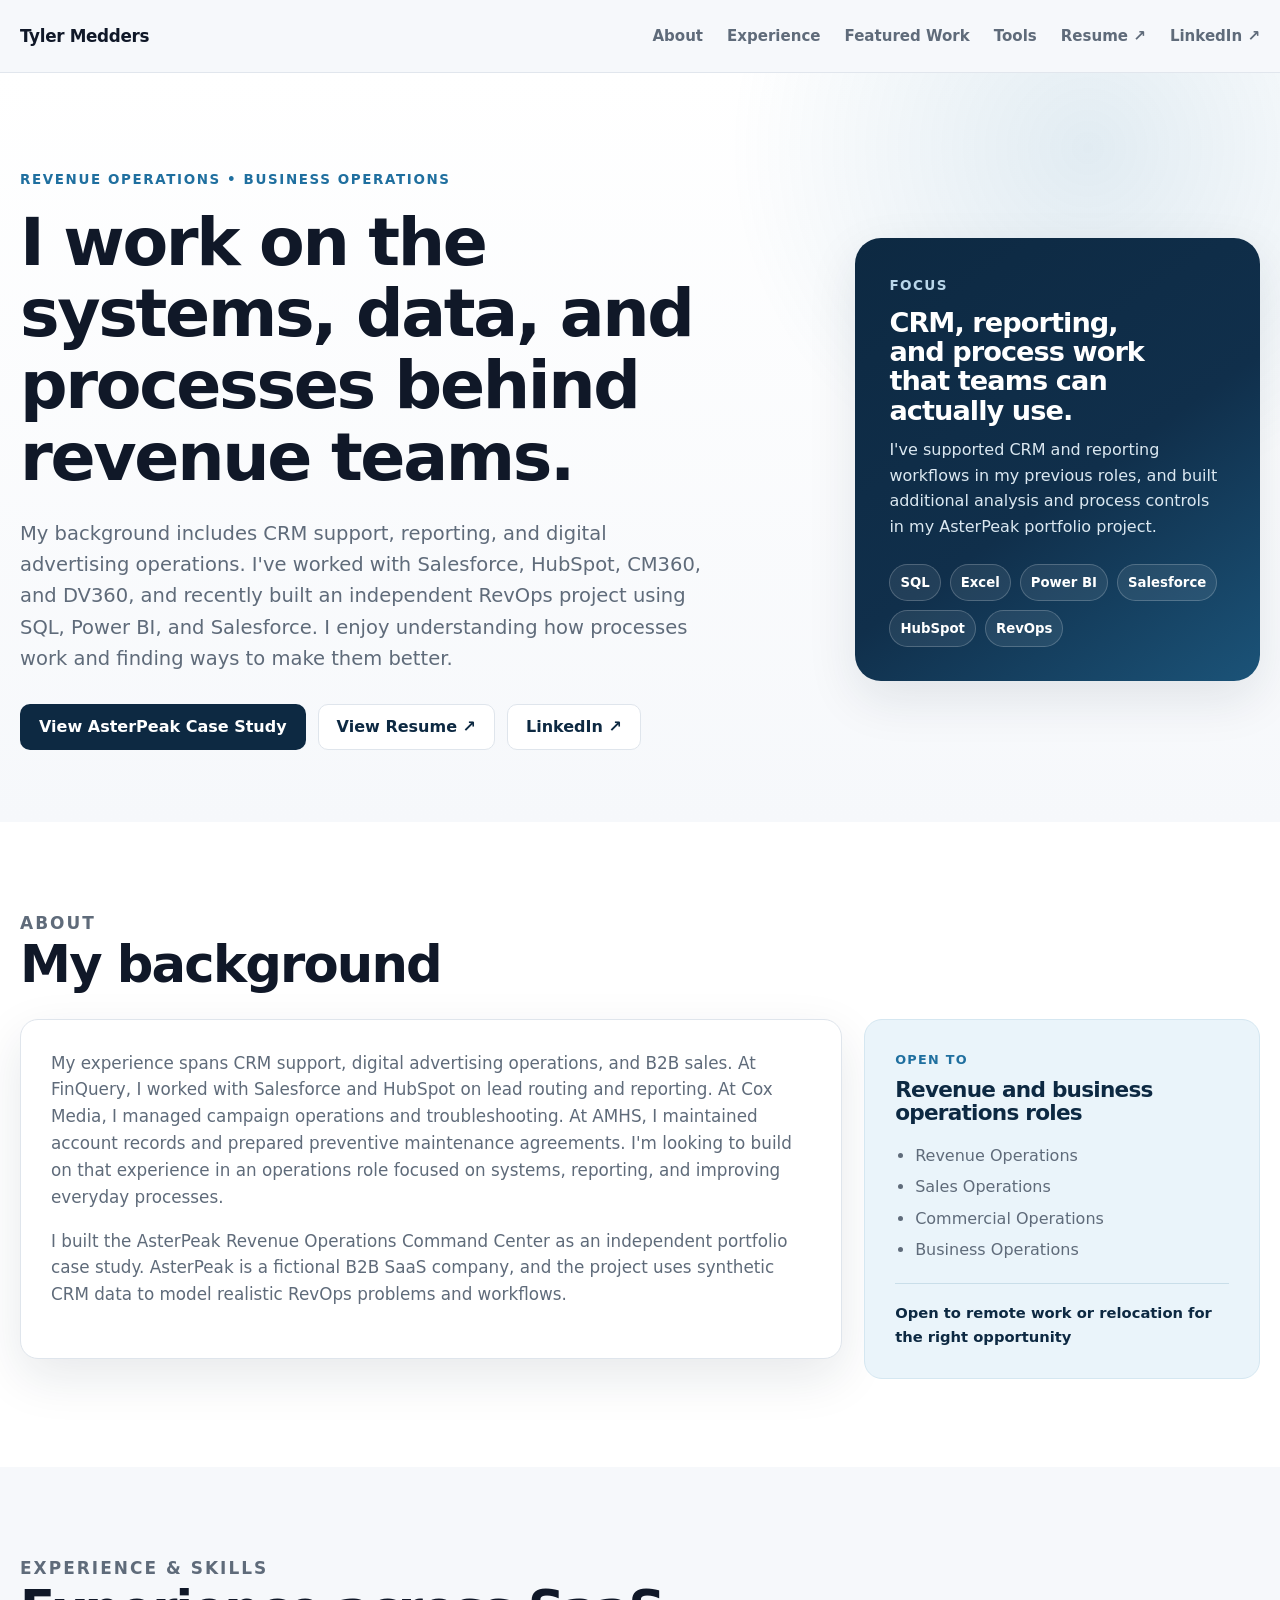
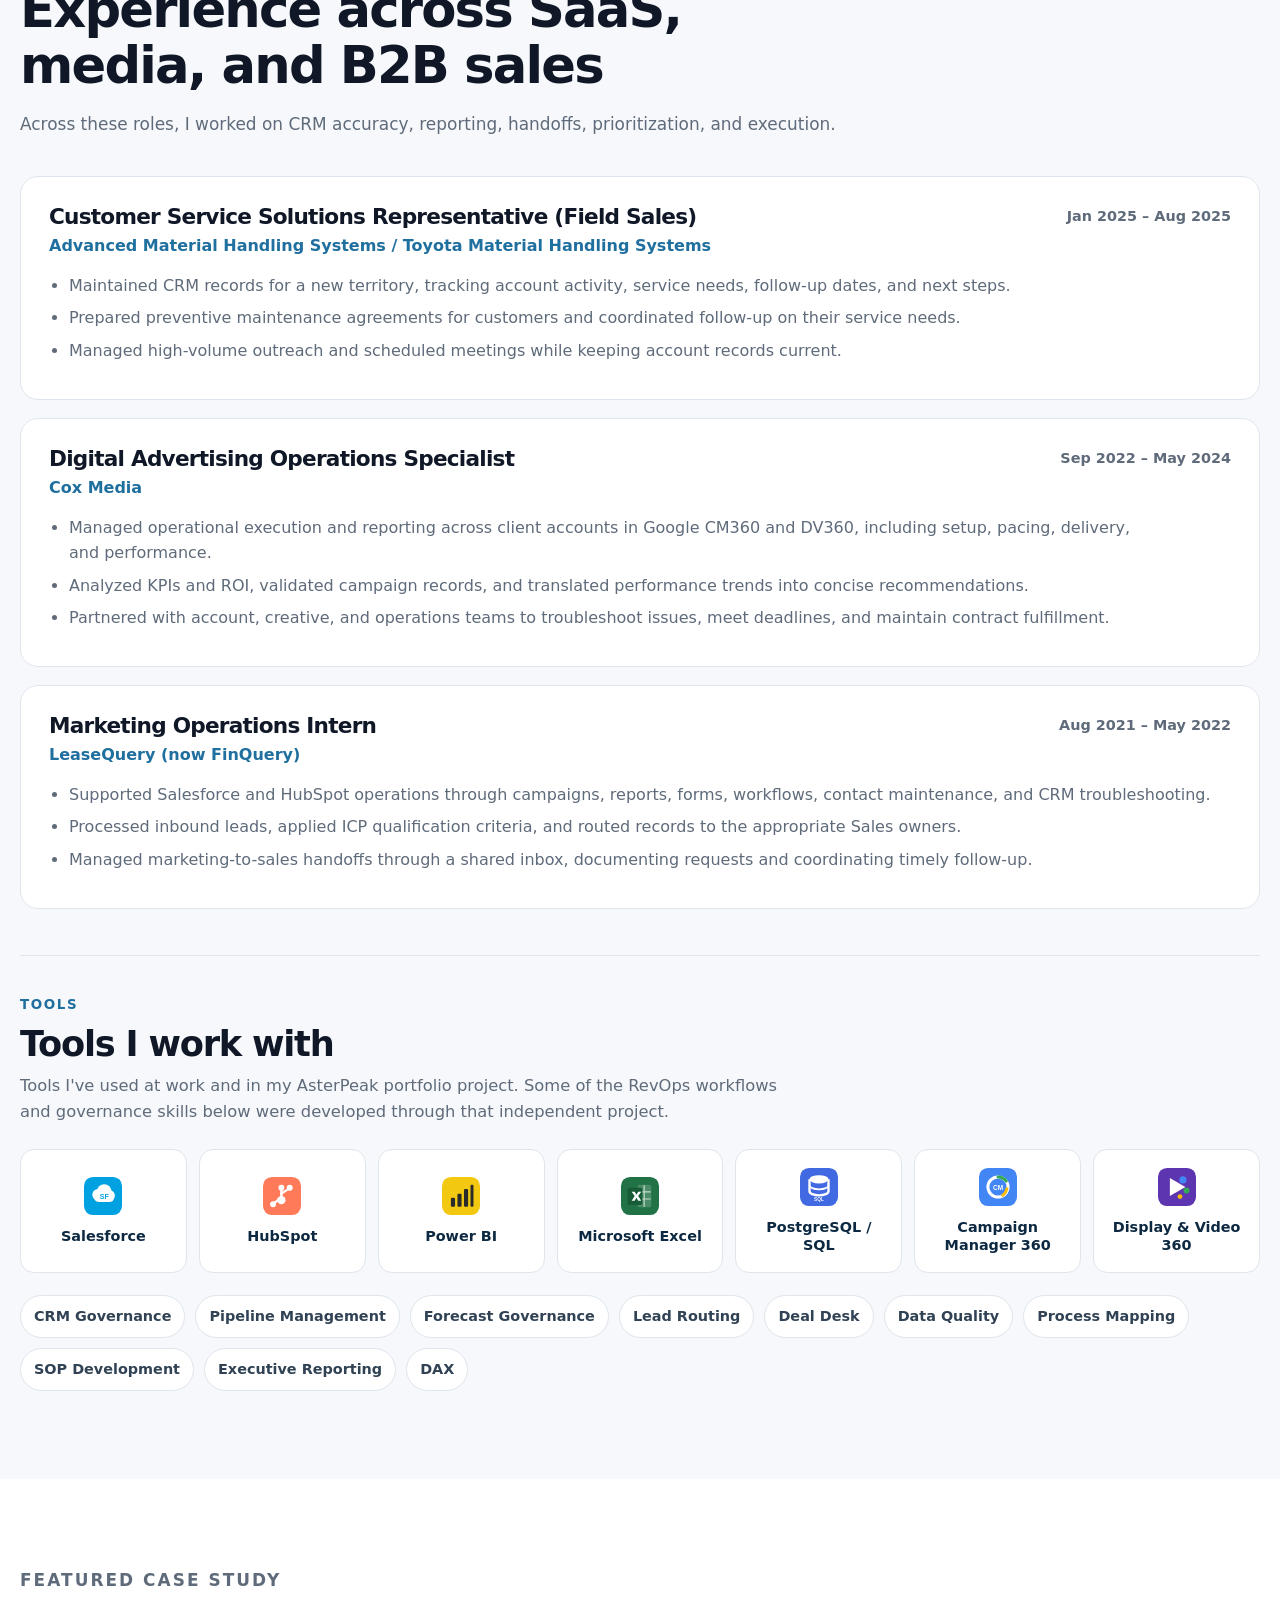
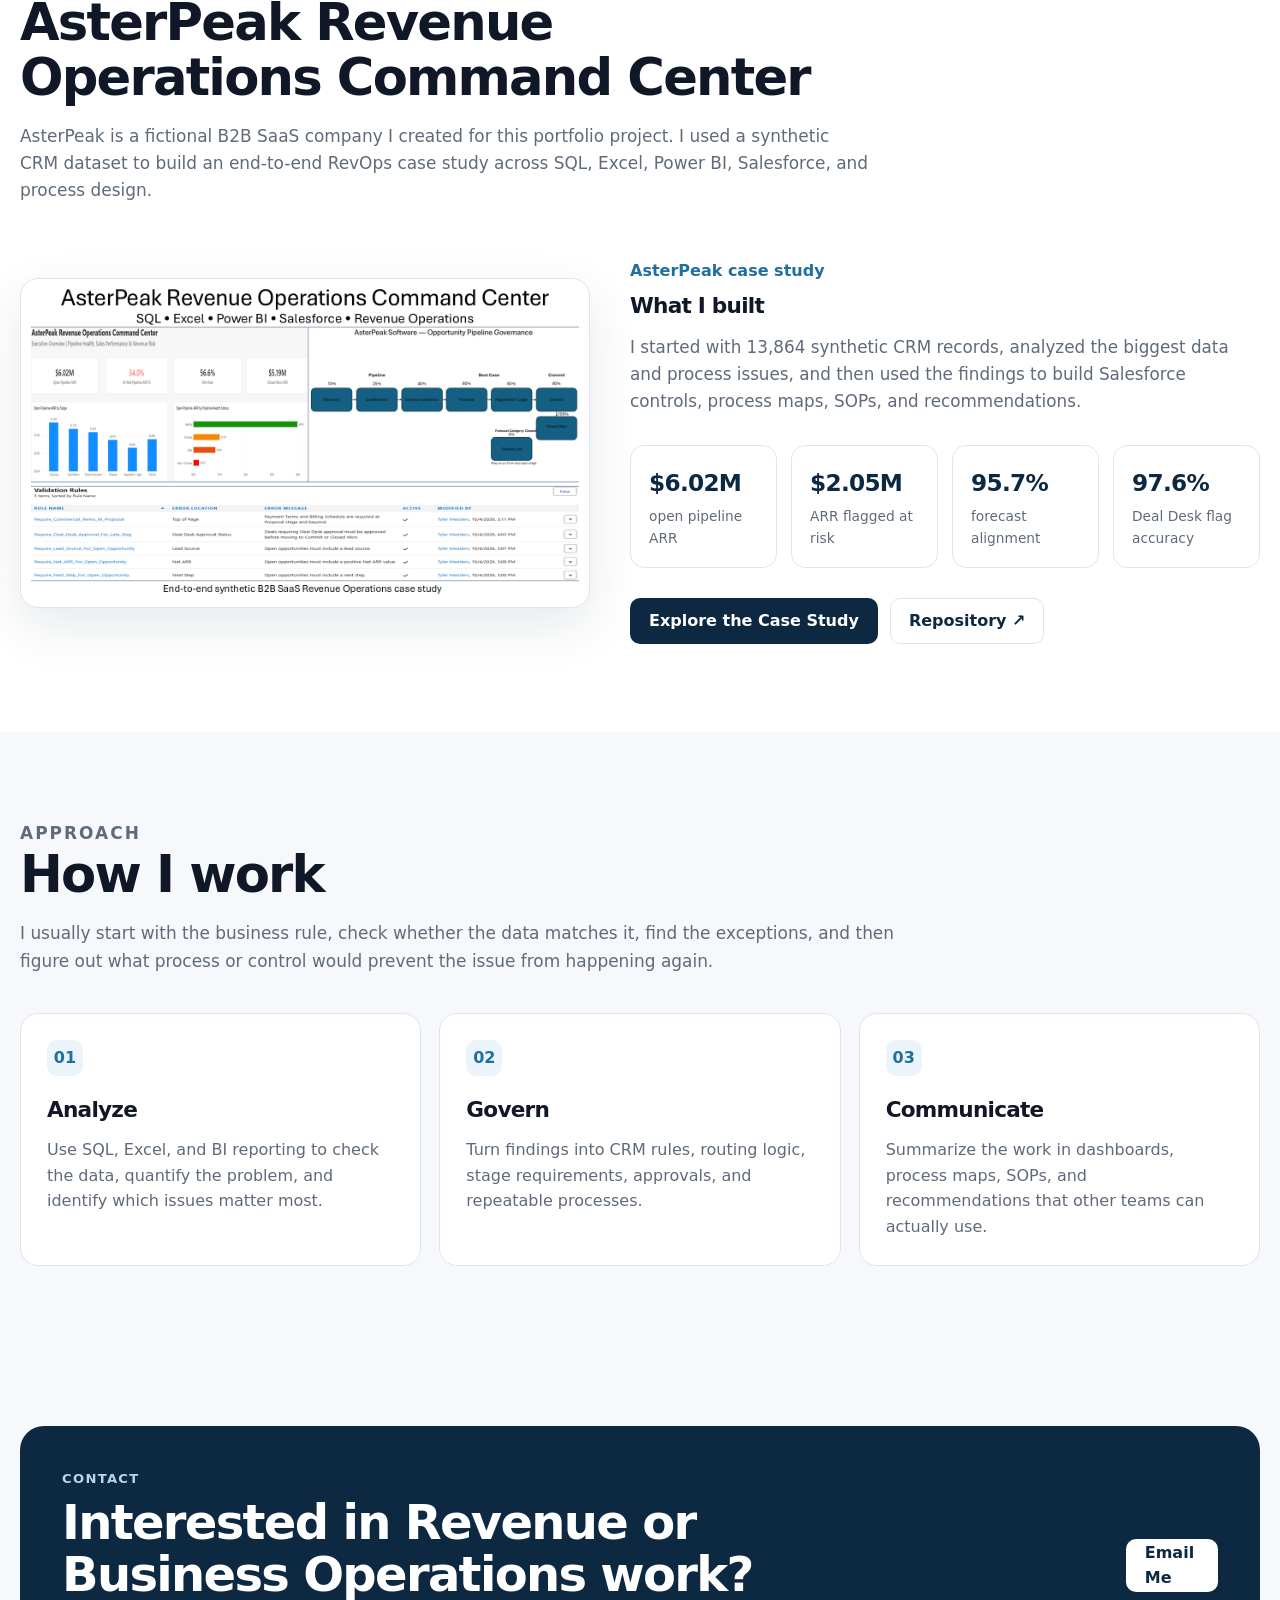
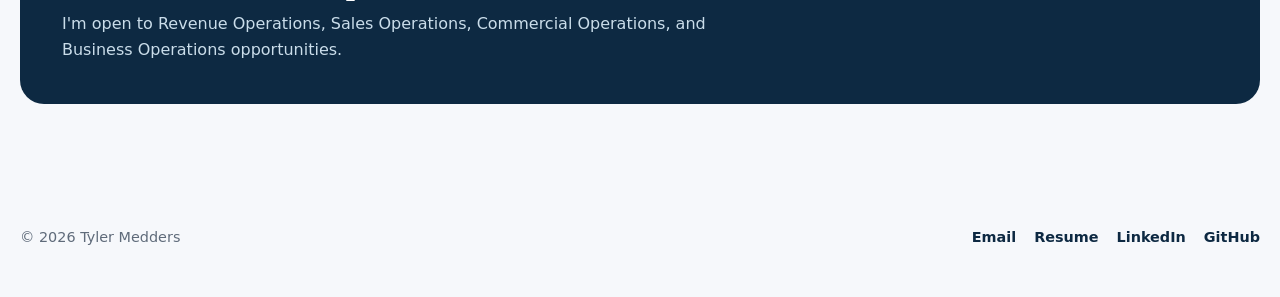
<file: index.html>
<!doctype html>
<html lang="en">
<head>
  <meta charset="utf-8">
  <meta name="viewport" content="width=device-width, initial-scale=1">
  <meta name="description" content="Tyler Medders | Revenue Operations and Business Operations portfolio featuring AsterPeak, a fictional B2B SaaS RevOps case study built with synthetic CRM data.">
  <link rel="canonical" href="https://tylermedders.com/">
  <meta property="og:type" content="website">
  <meta property="og:title" content="Tyler Medders | Revenue Operations & Business Operations">
  <meta property="og:description" content="Revenue Operations and Business Operations portfolio featuring AsterPeak, a fictional B2B SaaS RevOps case study built with synthetic CRM data.">
  <meta property="og:url" content="https://tylermedders.com/">
  <meta property="og:image" content="https://tylermedders.com/assets/asterpeak-hero.png">
  <meta name="twitter:card" content="summary_large_image">
  <title>Tyler Medders | Revenue Operations & Business Operations</title>
  <link rel="icon" href="assets/favicon.svg" type="image/svg+xml">
  <link rel="stylesheet" href="styles.css">
  <link rel="stylesheet" href="mobile-polish.css">
  <link rel="stylesheet" href="final-polish.css">
</head>
<body>
  <header class="site-header">
    <div class="container nav">
      <a class="brand" href="index.html">Tyler Medders</a>
      <nav class="nav-links" aria-label="Primary navigation">
        <a href="#about">About</a>
        <a href="#experience">Experience</a>
        <a href="#work">Featured Work</a>
        <a href="#skills">Tools</a>
        <a class="keep-mobile" href="assets/Tyler_Medders_Resume.pdf?v=20261029" target="_blank" rel="noreferrer">Resume ↗</a>
        <a href="https://linkedin.com/in/tyler-medders" target="_blank" rel="noreferrer">LinkedIn ↗</a>
      </nav>
    </div>
  </header>

  <main>
    <section class="hero">
      <div class="container hero-grid">
        <div>
          <p class="eyebrow">Revenue Operations • Business Operations</p>
          <h1>I work on the systems, data, and processes behind revenue teams.</h1>
          <p class="lede">My background includes CRM support, reporting, and digital advertising operations. I've worked with Salesforce, HubSpot, CM360, and DV360, and recently built an independent RevOps project using SQL, Power BI, and Salesforce. I enjoy understanding how processes work and finding ways to make them better.</p>
          <div class="buttons">
            <a class="btn btn-primary" href="asterpeak.html">View AsterPeak Case Study</a>
            <a class="btn btn-secondary" href="assets/Tyler_Medders_Resume.pdf?v=20261029" target="_blank" rel="noreferrer">View Resume ↗</a>
            <a class="btn btn-secondary" href="https://linkedin.com/in/tyler-medders" target="_blank" rel="noreferrer">LinkedIn ↗</a>
          </div>
        </div>
        <aside class="hero-card" aria-label="Focus areas">
          <span class="mini-label">Focus</span>
          <h3>CRM, reporting, and process work that teams can actually use.</h3>
          <p>I've supported CRM and reporting workflows in my previous roles, and built additional analysis and process controls in my AsterPeak portfolio project.</p>
          <div class="tool-row" aria-label="Core tools">
            <span>SQL</span><span>Excel</span><span>Power BI</span><span>Salesforce</span><span>HubSpot</span><span>RevOps</span>
          </div>
        </aside>
      </div>
    </section>

    <section class="section section-white" id="about">
      <div class="container">
        <div class="section-head about-heading">
          <p class="eyebrow">About</p>
          <h2>My background</h2>
        </div>
        <div class="about-content-grid">
          <div class="bio-panel">
            <p>My experience spans CRM support, digital advertising operations, and B2B sales. At FinQuery, I worked with Salesforce and HubSpot on lead routing and reporting. At Cox Media, I managed campaign operations and troubleshooting. At AMHS, I maintained account records and prepared preventive maintenance agreements. I'm looking to build on that experience in an operations role focused on systems, reporting, and improving everyday processes.</p>
            <p>I built the AsterPeak Revenue Operations Command Center as an independent portfolio case study. AsterPeak is a fictional B2B SaaS company, and the project uses synthetic CRM data to model realistic RevOps problems and workflows.</p>
          </div>
          <aside class="availability-panel" aria-label="Roles and work arrangements">
            <p class="mini-label">Open to</p>
            <h3>Revenue and business operations roles</h3>
            <ul>
              <li>Revenue Operations</li>
              <li>Sales Operations</li>
              <li>Commercial Operations</li>
              <li>Business Operations</li>
            </ul>
            <p class="availability-note">Open to remote work or relocation for the right opportunity</p>
          </aside>
        </div>
      </div>
    </section>

    <section class="section" id="experience">
      <div class="container">
        <div class="section-head">
          <p class="eyebrow">Experience &amp; Skills</p>
          <h2>Experience across SaaS, media, and B2B sales</h2>
          <p>Across these roles, I worked on CRM accuracy, reporting, handoffs, prioritization, and execution.</p>
        </div>
        <div class="experience-list">
          <article class="experience-item">
            <div class="experience-head"><div><h3>Customer Service Solutions Representative (Field Sales)</h3><p>Advanced Material Handling Systems / Toyota Material Handling Systems</p></div><span class="experience-date">Jan 2025 – Aug 2025</span></div>
            <ul><li>Maintained CRM records for a new territory, tracking account activity, service needs, follow-up dates, and next steps.</li><li>Prepared preventive maintenance agreements for customers and coordinated follow-up on their service needs.</li><li>Managed high-volume outreach and scheduled meetings while keeping account records current.</li></ul>
          </article>
          <article class="experience-item">
            <div class="experience-head"><div><h3>Digital Advertising Operations Specialist</h3><p>Cox Media</p></div><span class="experience-date">Sep 2022 – May 2024</span></div>
            <ul><li>Managed operational execution and reporting across client accounts in Google CM360 and DV360, including setup, pacing, delivery, and performance.</li><li>Analyzed KPIs and ROI, validated campaign records, and translated performance trends into concise recommendations.</li><li>Partnered with account, creative, and operations teams to troubleshoot issues, meet deadlines, and maintain contract fulfillment.</li></ul>
          </article>
          <article class="experience-item">
            <div class="experience-head"><div><h3>Marketing Operations Intern</h3><p>LeaseQuery (now FinQuery)</p></div><span class="experience-date">Aug 2021 – May 2022</span></div>
            <ul><li>Supported Salesforce and HubSpot operations through campaigns, reports, forms, workflows, contact maintenance, and CRM troubleshooting.</li><li>Processed inbound leads, applied ICP qualification criteria, and routed records to the appropriate Sales owners.</li><li>Managed marketing-to-sales handoffs through a shared inbox, documenting requests and coordinating timely follow-up.</li></ul>
          </article>
        </div>

        <div class="tools-block" id="skills">
          <div class="tools-heading">
            <p class="eyebrow">Tools</p>
            <h3>Tools I work with</h3>
            <p>Tools I've used at work and in my AsterPeak portfolio project. Some of the RevOps workflows and governance skills below were developed through that independent project.</p>
          </div>
          <div class="tool-logo-grid" aria-label="Software tools">
            <div class="tool-logo-card"><img src="assets/tool-icons/salesforce.svg" alt="" aria-hidden="true"><span>Salesforce</span></div>
            <div class="tool-logo-card"><img src="assets/tool-icons/hubspot.svg" alt="" aria-hidden="true"><span>HubSpot</span></div>
            <div class="tool-logo-card"><img src="assets/tool-icons/powerbi.svg" alt="" aria-hidden="true"><span>Power BI</span></div>
            <div class="tool-logo-card"><img src="assets/tool-icons/excel.svg" alt="" aria-hidden="true"><span>Microsoft Excel</span></div>
            <div class="tool-logo-card"><img src="assets/tool-icons/postgresql.svg" alt="" aria-hidden="true"><span>PostgreSQL / SQL</span></div>
            <div class="tool-logo-card"><img src="assets/tool-icons/cm360.svg" alt="" aria-hidden="true"><span>Campaign Manager 360</span></div>
            <div class="tool-logo-card"><img src="assets/tool-icons/dv360.svg" alt="" aria-hidden="true"><span>Display &amp; Video 360</span></div>
          </div>
          <div class="skills capability-pills" aria-label="Operations capabilities">
            <span>CRM Governance</span><span>Pipeline Management</span><span>Forecast Governance</span><span>Lead Routing</span><span>Deal Desk</span><span>Data Quality</span><span>Process Mapping</span><span>SOP Development</span><span>Executive Reporting</span><span>DAX</span>
          </div>
        </div>
      </div>
    </section>

    <section class="section section-white" id="work">
      <div class="container">
        <div class="section-head">
          <p class="eyebrow">Featured Case Study</p>
          <h2>AsterPeak Revenue Operations Command Center</h2>
          <p>AsterPeak is a fictional B2B SaaS company I created for this portfolio project. I used a synthetic CRM dataset to build an end-to-end RevOps case study across SQL, Excel, Power BI, Salesforce, and process design.</p>
        </div>
        <div class="feature-grid">
          <div class="image-frame">
            <img src="assets/asterpeak-hero.png" alt="AsterPeak Revenue Operations Command Center project overview">
          </div>
          <div>
            <p class="kicker">AsterPeak case study</p>
            <h3>What I built</h3>
            <p class="copy">I started with 13,864 synthetic CRM records, analyzed the biggest data and process issues, and then used the findings to build Salesforce controls, process maps, SOPs, and recommendations.</p>
            <div class="metric-grid" aria-label="AsterPeak project metrics">
              <div class="metric"><strong>$6.02M</strong><span>open pipeline ARR</span></div>
              <div class="metric"><strong>$2.05M</strong><span>ARR flagged at risk</span></div>
              <div class="metric"><strong>95.7%</strong><span>forecast alignment</span></div>
              <div class="metric"><strong>97.6%</strong><span>Deal Desk flag accuracy</span></div>
            </div>
            <div class="buttons">
              <a class="btn btn-primary" href="asterpeak.html">Explore the Case Study</a>
              <a class="btn btn-secondary" href="https://github.com/TylerMedders/asterpeak-revenue-operations-command-center" target="_blank" rel="noreferrer">Repository ↗</a>
            </div>
          </div>
        </div>
      </div>
    </section>

    <section class="section" id="approach">
      <div class="container">
        <div class="section-head">
          <p class="eyebrow">Approach</p>
          <h2>How I work</h2>
          <p>I usually start with the business rule, check whether the data matches it, find the exceptions, and then figure out what process or control would prevent the issue from happening again.</p>
        </div>
        <div class="cards-3">
          <article class="card"><div class="number">01</div><h3>Analyze</h3><p>Use SQL, Excel, and BI reporting to check the data, quantify the problem, and identify which issues matter most.</p></article>
          <article class="card"><div class="number">02</div><h3>Govern</h3><p>Turn findings into CRM rules, routing logic, stage requirements, approvals, and repeatable processes.</p></article>
          <article class="card"><div class="number">03</div><h3>Communicate</h3><p>Summarize the work in dashboards, process maps, SOPs, and recommendations that other teams can actually use.</p></article>
        </div>
      </div>
    </section>

    <section class="section contact-section" id="contact">
      <div class="container">
        <div class="cta">
          <div>
            <p class="mini-label">Contact</p>
            <h2>Interested in Revenue or Business Operations work?</h2>
            <p>I'm open to Revenue Operations, Sales Operations, Commercial Operations, and Business Operations opportunities.</p>
          </div>
          <div class="buttons">
            <a class="btn btn-light" href="mailto:tylerm0614@gmail.com">Email Me</a>
          </div>
        </div>
      </div>
    </section>
  </main>

  <footer class="site-footer">
    <div class="container footer-row">
      <span>© 2026 Tyler Medders</span>
      <div class="footer-links">
        <a href="mailto:tylerm0614@gmail.com">Email</a>
        <a href="assets/Tyler_Medders_Resume.pdf?v=20261029" target="_blank" rel="noreferrer">Resume</a>
        <a href="https://linkedin.com/in/tyler-medders" target="_blank" rel="noreferrer">LinkedIn</a>
        <a href="https://github.com/TylerMedders" target="_blank" rel="noreferrer">GitHub</a>
      </div>
    </div>
  </footer>
</body>
</html>
</file>
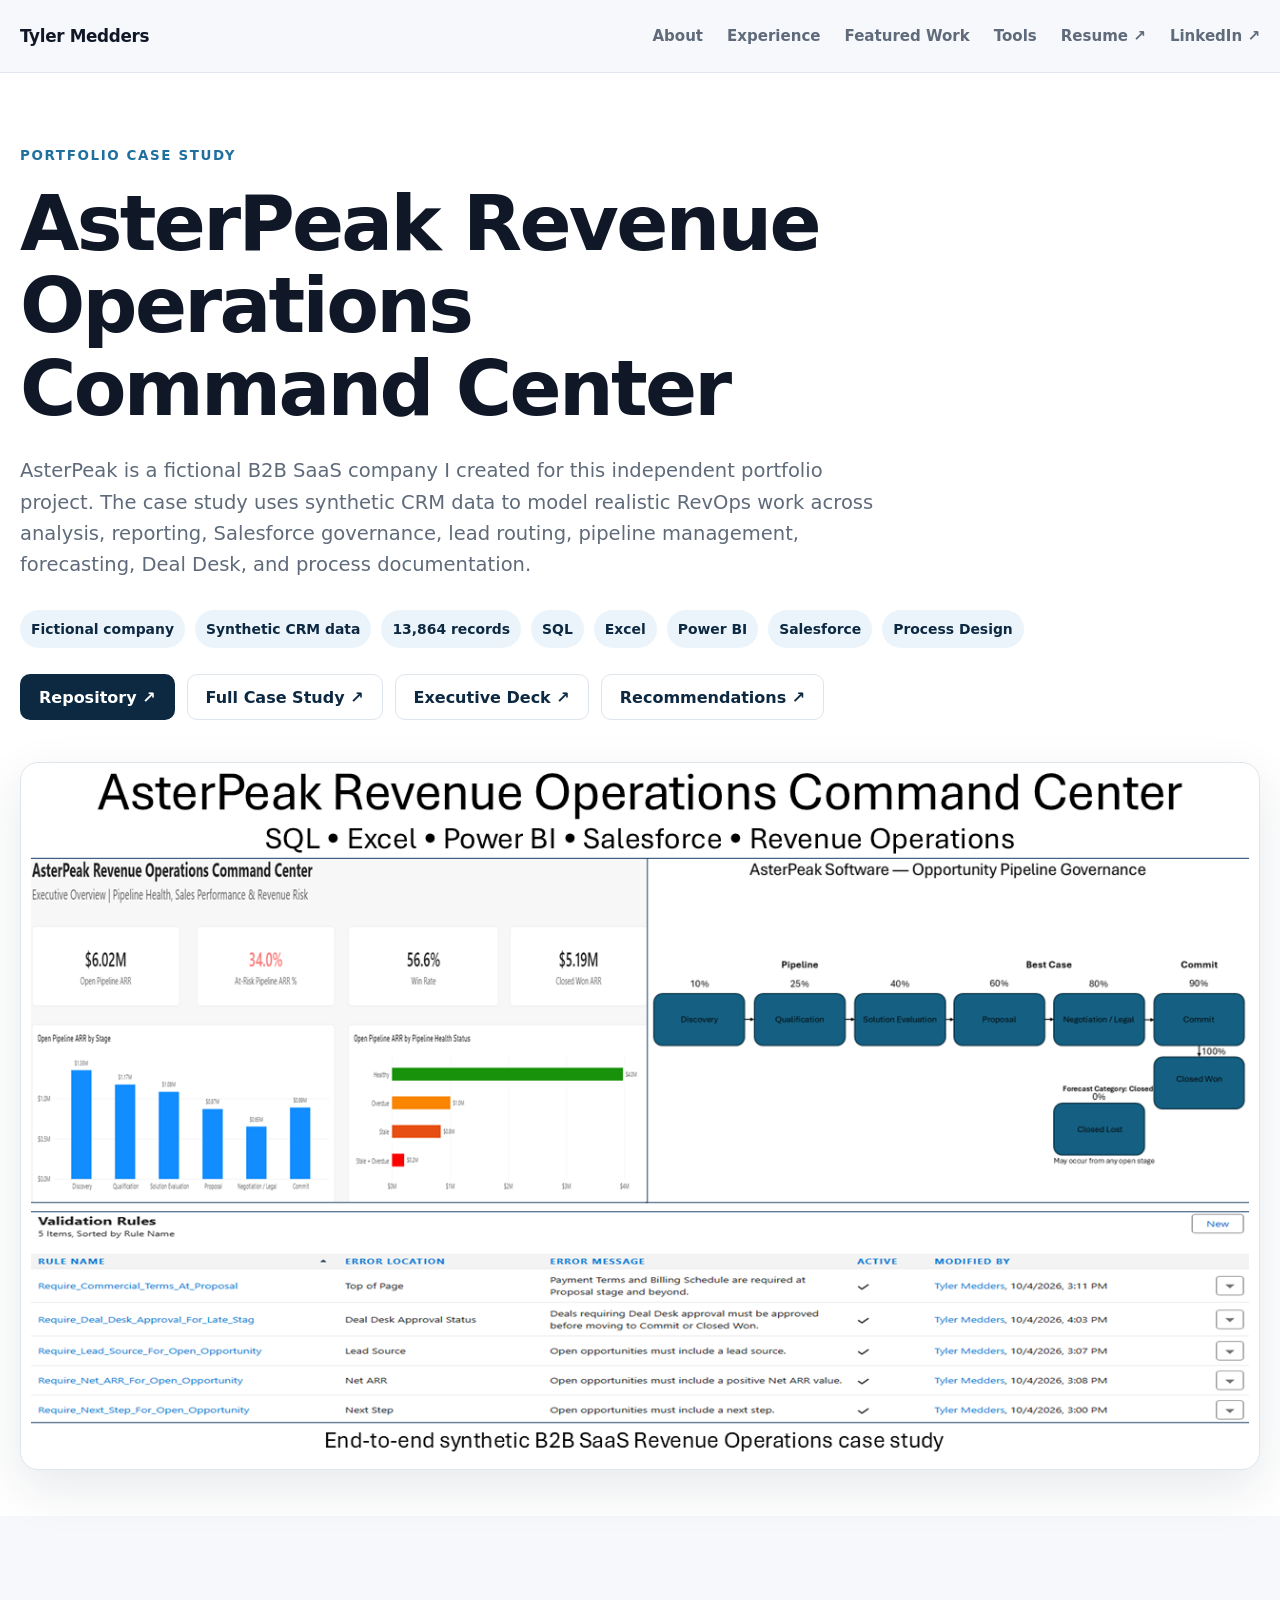
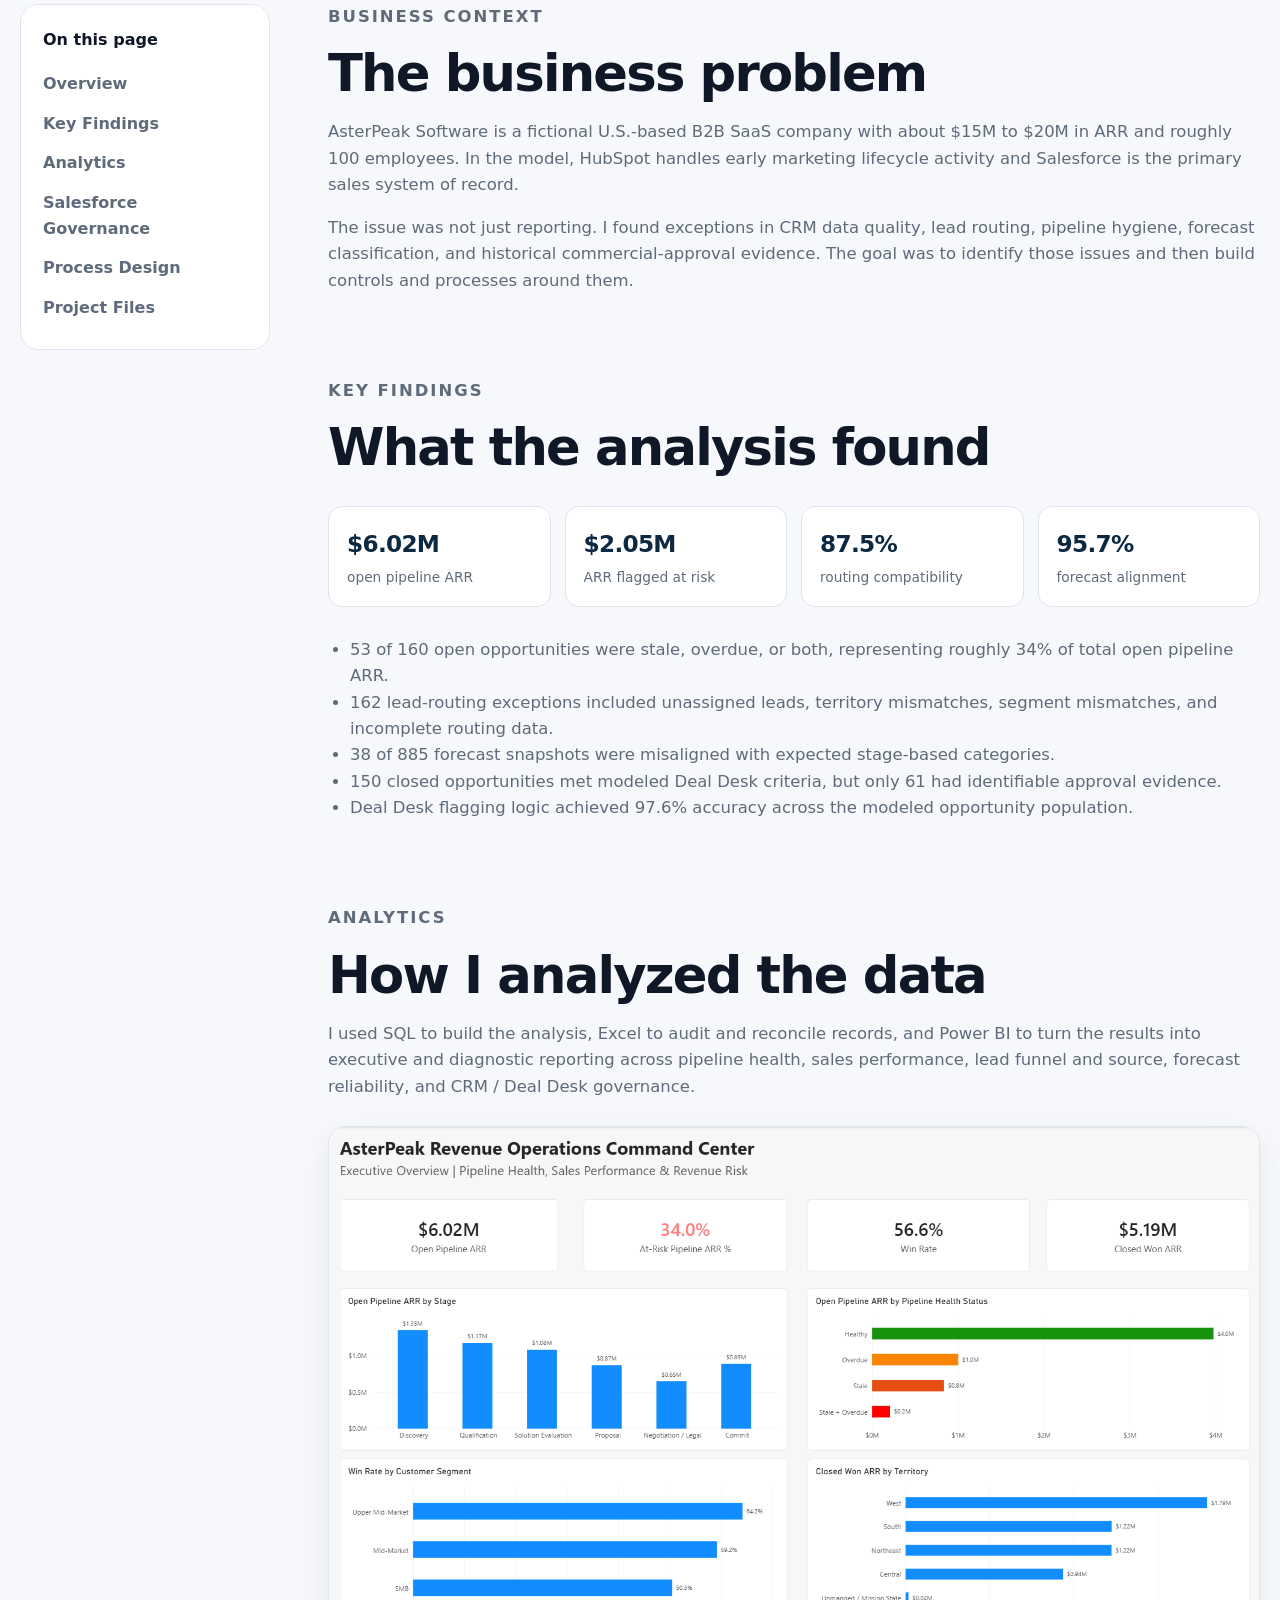
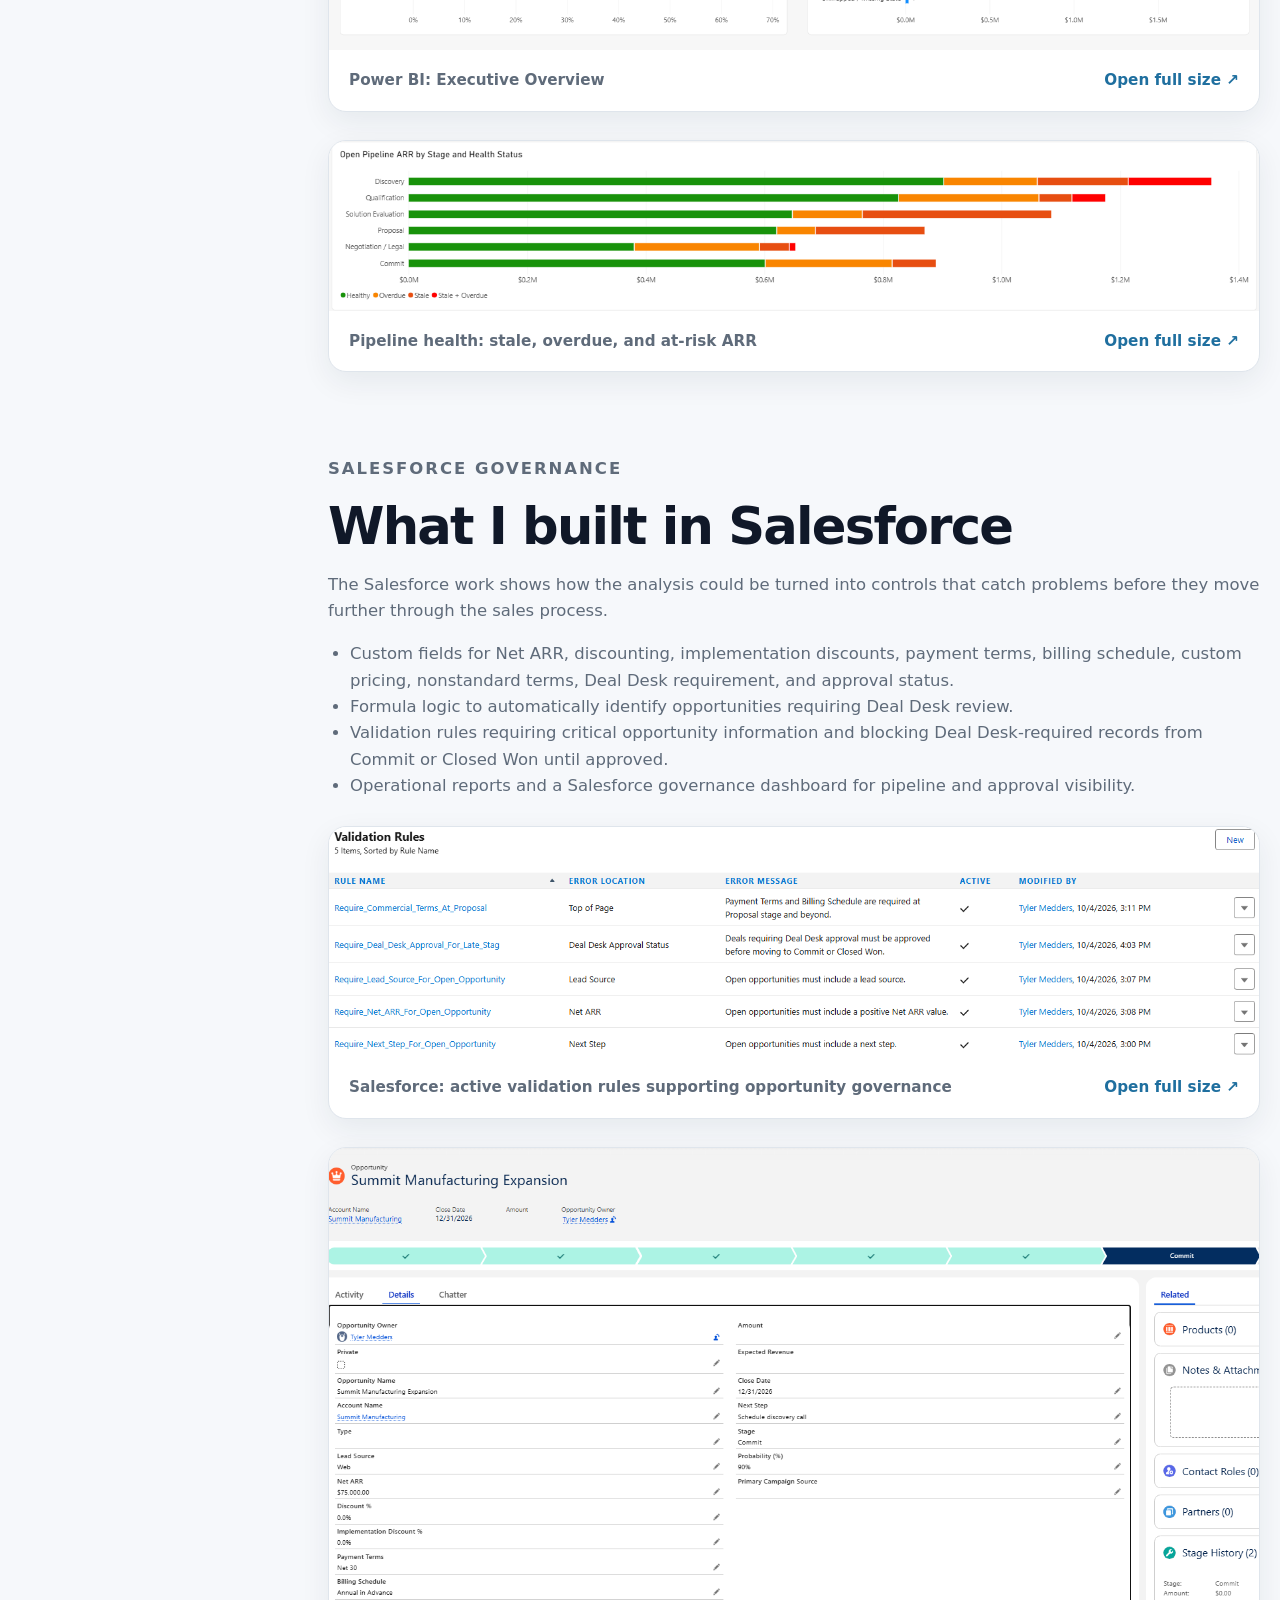
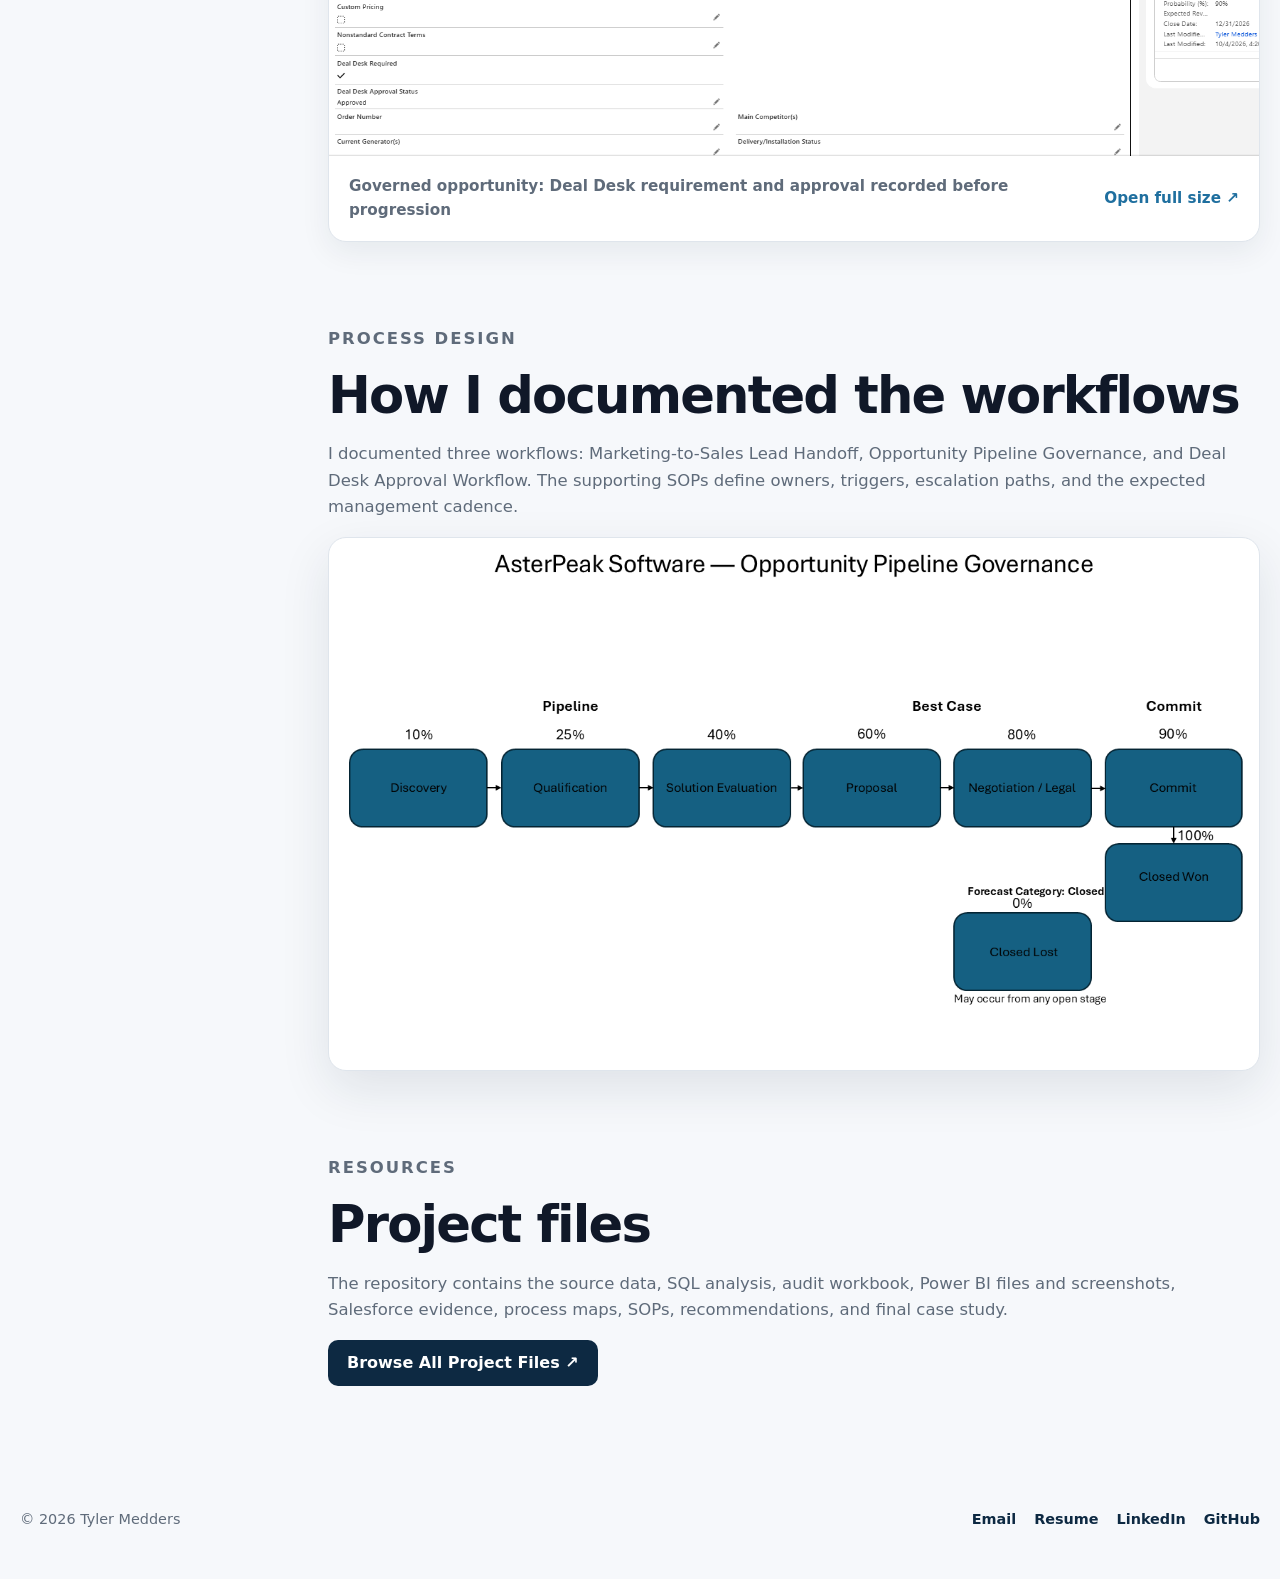
<file: asterpeak.html>
<!doctype html>
<html lang="en">
<head>
  <meta charset="utf-8">
  <meta name="viewport" content="width=device-width, initial-scale=1">
  <meta name="description" content="AsterPeak Revenue Operations Command Center | Independent RevOps portfolio case study built around a fictional B2B SaaS company and synthetic CRM data.">
  <link rel="canonical" href="https://tylermedders.com/asterpeak.html">
  <meta property="og:type" content="article">
  <meta property="og:title" content="AsterPeak Revenue Operations Command Center | Tyler Medders">
  <meta property="og:description" content="Independent RevOps case study built around a fictional B2B SaaS company and synthetic CRM data using SQL, Excel, Power BI, Salesforce, and process design.">
  <meta property="og:url" content="https://tylermedders.com/asterpeak.html">
  <meta property="og:image" content="https://tylermedders.com/assets/asterpeak-hero.png">
  <meta name="twitter:card" content="summary_large_image">
  <title>AsterPeak Revenue Operations Command Center | Tyler Medders</title>
  <link rel="icon" href="assets/favicon.svg" type="image/svg+xml">
  <link rel="stylesheet" href="styles.css">
  <link rel="stylesheet" href="screen-polish.css">
  <link rel="stylesheet" href="mobile-polish.css">
  <link rel="stylesheet" href="final-polish.css">
</head>
<body>
  <header class="site-header">
    <div class="container nav">
      <a class="brand" href="index.html">Tyler Medders</a>
      <nav class="nav-links" aria-label="Primary navigation">
        <a href="index.html#about">About</a>
        <a href="index.html#experience">Experience</a>
        <a href="index.html#work">Featured Work</a>
        <a href="index.html#skills">Tools</a>
        <a class="keep-mobile" href="assets/Tyler_Medders_Resume.pdf" target="_blank" rel="noreferrer">Resume ↗</a>
        <a href="https://linkedin.com/in/tyler-medders" target="_blank" rel="noreferrer">LinkedIn ↗</a>
      </nav>
    </div>
  </header>

  <main>
    <section class="project-hero">
      <div class="container">
        <p class="eyebrow">Portfolio Case Study</p>
        <h1>AsterPeak Revenue Operations Command Center</h1>
        <p class="lede">AsterPeak is a fictional B2B SaaS company I created for this independent portfolio project. The case study uses synthetic CRM data to model realistic RevOps work across analysis, reporting, Salesforce governance, lead routing, pipeline management, forecasting, Deal Desk, and process documentation.</p>
        <div class="project-meta">
          <span>Fictional company</span><span>Synthetic CRM data</span><span>13,864 records</span><span>SQL</span><span>Excel</span><span>Power BI</span><span>Salesforce</span><span>Process Design</span>
        </div>
        <div class="project-links project-links-primary" style="margin-top: 26px;">
          <a class="btn btn-primary" href="https://github.com/TylerMedders/asterpeak-revenue-operations-command-center" target="_blank" rel="noreferrer">Repository ↗</a>
          <a class="btn btn-secondary" href="assets/documents/AsterPeak_Revenue_Operations_Case_Study.pdf" target="_blank" rel="noreferrer">Full Case Study ↗</a>
          <a class="btn btn-secondary" href="assets/documents/AsterPeak_Revenue_Operations_Executive_Presentation.pdf" target="_blank" rel="noreferrer">Executive Deck ↗</a>
          <a class="btn btn-secondary" href="assets/documents/AsterPeak_Executive_Recommendations.pdf" target="_blank" rel="noreferrer">Recommendations ↗</a>
        </div>
        <div class="project-hero-image image-frame">
          <img src="assets/asterpeak-hero.png" alt="AsterPeak Revenue Operations Command Center project overview">
        </div>
      </div>
    </section>

    <section class="section" id="overview">
      <div class="container project-content">
        <aside class="sidebar">
          <strong>On this page</strong>
          <a href="#overview">Overview</a>
          <a href="#findings">Key Findings</a>
          <a href="#analysis">Analytics</a>
          <a href="#implementation">Salesforce Governance</a>
          <a href="#process">Process Design</a>
          <a href="#deliverables">Project Files</a>
        </aside>

        <div>
          <section class="prose-section">
            <p class="eyebrow">Business Context</p>
            <h2>The business problem</h2>
            <p>AsterPeak Software is a fictional U.S.-based B2B SaaS company with about $15M to $20M in ARR and roughly 100 employees. In the model, HubSpot handles early marketing lifecycle activity and Salesforce is the primary sales system of record.</p>
            <p>The issue was not just reporting. I found exceptions in CRM data quality, lead routing, pipeline hygiene, forecast classification, and historical commercial-approval evidence. The goal was to identify those issues and then build controls and processes around them.</p>
          </section>

          <section class="prose-section" id="findings">
            <p class="eyebrow">Key Findings</p>
            <h2>What the analysis found</h2>
            <div class="metric-grid">
              <div class="metric"><strong>$6.02M</strong><span>open pipeline ARR</span></div>
              <div class="metric"><strong>$2.05M</strong><span>ARR flagged at risk</span></div>
              <div class="metric"><strong>87.5%</strong><span>routing compatibility</span></div>
              <div class="metric"><strong>95.7%</strong><span>forecast alignment</span></div>
            </div>
            <ul>
              <li>53 of 160 open opportunities were stale, overdue, or both, representing roughly 34% of total open pipeline ARR.</li>
              <li>162 lead-routing exceptions included unassigned leads, territory mismatches, segment mismatches, and incomplete routing data.</li>
              <li>38 of 885 forecast snapshots were misaligned with expected stage-based categories.</li>
              <li>150 closed opportunities met modeled Deal Desk criteria, but only 61 had identifiable approval evidence.</li>
              <li>Deal Desk flagging logic achieved 97.6% accuracy across the modeled opportunity population.</li>
            </ul>
          </section>

          <section class="prose-section" id="analysis">
            <p class="eyebrow">Analytics</p>
            <h2>How I analyzed the data</h2>
            <p>I used SQL to build the analysis, Excel to audit and reconcile records, and Power BI to turn the results into executive and diagnostic reporting across pipeline health, sales performance, lead funnel and source, forecast reliability, and CRM / Deal Desk governance.</p>
            <div class="screen-grid">
              <figure class="screen-card">
                <a class="screen-link" href="assets/powerbi-executive.png" target="_blank" rel="noreferrer" aria-label="Open Power BI Executive Overview screenshot full size">
                  <img src="assets/powerbi-executive.png" alt="Power BI executive overview dashboard" loading="lazy">
                </a>
                <figcaption class="caption"><span class="caption-label">Power BI: Executive Overview</span><a class="open-full" href="assets/powerbi-executive.png" target="_blank" rel="noreferrer">Open full size ↗</a></figcaption>
              </figure>
              <figure class="screen-card">
                <a class="screen-link" href="assets/pipeline-health.png" target="_blank" rel="noreferrer" aria-label="Open pipeline health screenshot full size">
                  <img src="assets/pipeline-health.png" alt="Power BI pipeline health view" loading="lazy">
                </a>
                <figcaption class="caption"><span class="caption-label">Pipeline health: stale, overdue, and at-risk ARR</span><a class="open-full" href="assets/pipeline-health.png" target="_blank" rel="noreferrer">Open full size ↗</a></figcaption>
              </figure>
            </div>
          </section>

          <section class="prose-section" id="implementation">
            <p class="eyebrow">Salesforce Governance</p>
            <h2>What I built in Salesforce</h2>
            <p>The Salesforce work shows how the analysis could be turned into controls that catch problems before they move further through the sales process.</p>
            <ul>
              <li>Custom fields for Net ARR, discounting, implementation discounts, payment terms, billing schedule, custom pricing, nonstandard terms, Deal Desk requirement, and approval status.</li>
              <li>Formula logic to automatically identify opportunities requiring Deal Desk review.</li>
              <li>Validation rules requiring critical opportunity information and blocking Deal Desk-required records from Commit or Closed Won until approved.</li>
              <li>Operational reports and a Salesforce governance dashboard for pipeline and approval visibility.</li>
            </ul>
            <div class="screen-grid">
              <figure class="screen-card">
                <a class="screen-link" href="assets/salesforce-validation-rules.png" target="_blank" rel="noreferrer" aria-label="Open Salesforce validation rules screenshot full size">
                  <img src="assets/salesforce-validation-rules.png" alt="Salesforce validation rules" loading="lazy">
                </a>
                <figcaption class="caption"><span class="caption-label">Salesforce: active validation rules supporting opportunity governance</span><a class="open-full" href="assets/salesforce-validation-rules.png" target="_blank" rel="noreferrer">Open full size ↗</a></figcaption>
              </figure>
              <figure class="screen-card">
                <a class="screen-link" href="assets/salesforce-governed-opportunity.png" target="_blank" rel="noreferrer" aria-label="Open governed Salesforce opportunity screenshot full size">
                  <img src="assets/salesforce-governed-opportunity.png" alt="Governed Salesforce opportunity record" loading="lazy">
                </a>
                <figcaption class="caption"><span class="caption-label">Governed opportunity: Deal Desk requirement and approval recorded before progression</span><a class="open-full" href="assets/salesforce-governed-opportunity.png" target="_blank" rel="noreferrer">Open full size ↗</a></figcaption>
              </figure>
            </div>
          </section>

          <section class="prose-section" id="process">
            <p class="eyebrow">Process Design</p>
            <h2>How I documented the workflows</h2>
            <p>I documented three workflows: Marketing-to-Sales Lead Handoff, Opportunity Pipeline Governance, and Deal Desk Approval Workflow. The supporting SOPs define owners, triggers, escalation paths, and the expected management cadence.</p>
            <a class="process-link" href="assets/process-pipeline-governance.png" target="_blank" rel="noreferrer" aria-label="Open opportunity pipeline governance process map full size">
              <div class="image-frame">
                <img src="assets/process-pipeline-governance.png" alt="AsterPeak opportunity pipeline governance process map" loading="lazy">
              </div>
            </a>
          </section>

          <section class="prose-section" id="deliverables">
            <p class="eyebrow">Resources</p>
            <h2>Project files</h2>
            <p>The repository contains the source data, SQL analysis, audit workbook, Power BI files and screenshots, Salesforce evidence, process maps, SOPs, recommendations, and final case study.</p>
            <div class="project-links">
              <a class="btn btn-primary" href="https://github.com/TylerMedders/asterpeak-revenue-operations-command-center" target="_blank" rel="noreferrer">Browse All Project Files ↗</a>
            </div>
          </section>
        </div>
      </div>
    </section>
  </main>

  <footer class="site-footer">
    <div class="container footer-row">
      <span>© 2026 Tyler Medders</span>
      <div class="footer-links">
        <a href="mailto:tylerm0614@gmail.com">Email</a>
        <a href="assets/Tyler_Medders_Resume.pdf" target="_blank" rel="noreferrer">Resume</a>
        <a href="https://linkedin.com/in/tyler-medders" target="_blank" rel="noreferrer">LinkedIn</a>
        <a href="https://github.com/TylerMedders" target="_blank" rel="noreferrer">GitHub</a>
      </div>
    </div>
  </footer>
</body>
</html>
</file>
<file: styles.css>
:root {
  --bg: #f6f8fb;
  --surface: #ffffff;
  --ink: #101828;
  --muted: #5f6b7a;
  --line: #dfe5ec;
  --navy: #0d2942;
  --navy-2: #123d60;
  --blue: #1f6f9f;
  --blue-soft: #eaf4fa;
  --shadow: 0 18px 50px rgba(16, 40, 63, 0.10);
  --radius: 18px;
  --max: 1160px;
}

* { box-sizing: border-box; }
html { scroll-behavior: smooth; }
body {
  margin: 0;
  font-family: Inter, ui-sans-serif, system-ui, -apple-system, BlinkMacSystemFont, "Segoe UI", sans-serif;
  color: var(--ink);
  background: var(--bg);
  line-height: 1.6;
  -webkit-font-smoothing: antialiased;
}
a { color: inherit; }
img { max-width: 100%; display: block; }
.container { width: min(var(--max), calc(100% - 40px)); margin: 0 auto; }

.site-header {
  position: sticky;
  top: 0;
  z-index: 20;
  background: rgba(246, 248, 251, 0.92);
  backdrop-filter: blur(14px);
  border-bottom: 1px solid rgba(223, 229, 236, 0.9);
}
.nav {
  min-height: 72px;
  display: flex;
  align-items: center;
  justify-content: space-between;
  gap: 24px;
}
.brand {
  text-decoration: none;
  font-weight: 800;
  letter-spacing: -0.02em;
  font-size: 1.05rem;
}
.nav-links { display: flex; align-items: center; gap: 24px; }
.nav-links a {
  text-decoration: none;
  color: var(--muted);
  font-weight: 650;
  font-size: 0.94rem;
}
.nav-links a:hover { color: var(--navy); }

.hero {
  padding: 96px 0 72px;
  background:
    radial-gradient(circle at 85% 10%, rgba(31,111,159,.13), transparent 28%),
    linear-gradient(180deg, #fff 0%, var(--bg) 100%);
}
.hero-grid {
  display: grid;
  grid-template-columns: 1.16fr .84fr;
  align-items: center;
  gap: 56px;
}
.eyebrow {
  margin: 0 0 16px;
  color: var(--blue);
  font-size: .84rem;
  font-weight: 800;
  letter-spacing: .12em;
  text-transform: uppercase;
}
h1, h2, h3 { line-height: 1.08; letter-spacing: -0.035em; margin-top: 0; }
h1 { font-size: clamp(3rem, 7vw, 5.5rem); margin-bottom: 24px; }
h2 { font-size: clamp(2rem, 4vw, 3.25rem); margin-bottom: 18px; }
h3 { font-size: 1.35rem; margin-bottom: 10px; }
.lede { font-size: 1.22rem; color: var(--muted); max-width: 700px; margin: 0 0 30px; }
.hero-card {
  background: linear-gradient(145deg, var(--navy), #102f4b 55%, #1b5378);
  color: white;
  border-radius: 26px;
  padding: 34px;
  box-shadow: var(--shadow);
}
.hero-card .mini-label { color: #b9d6e9; font-weight: 750; font-size: .85rem; text-transform: uppercase; letter-spacing: .1em; }
.hero-card h3 { font-size: 1.7rem; margin: 10px 0 12px; }
.hero-card p { color: #dbe8f1; margin: 0; }
.tool-row { display: flex; flex-wrap: wrap; gap: 9px; margin-top: 24px; }
.tool-row span {
  border: 1px solid rgba(255,255,255,.2);
  background: rgba(255,255,255,.08);
  padding: 7px 10px;
  border-radius: 999px;
  font-size: .83rem;
  font-weight: 700;
}
.buttons { display: flex; flex-wrap: wrap; gap: 12px; }
.btn {
  display: inline-flex;
  align-items: center;
  justify-content: center;
  gap: 8px;
  min-height: 46px;
  padding: 0 18px;
  border-radius: 10px;
  text-decoration: none;
  font-weight: 800;
  border: 1px solid transparent;
}
.btn-primary { background: var(--navy); color: #fff; }
.btn-primary:hover { background: var(--navy-2); }
.btn-secondary { background: #fff; border-color: var(--line); color: var(--navy); }
.btn-secondary:hover { border-color: #b8c7d4; }
.btn-light { background: #fff; color: var(--navy); }

.section { padding: 88px 0; }
.section-white { background: #fff; }
.section-head { max-width: 760px; margin-bottom: 38px; }
.section-head p { color: var(--muted); font-size: 1.06rem; margin: 0; }

.feature-grid {
  display: grid;
  grid-template-columns: .95fr 1.05fr;
  gap: 40px;
  align-items: center;
}
.image-frame {
  background: #fff;
  padding: 10px;
  border: 1px solid var(--line);
  border-radius: var(--radius);
  box-shadow: var(--shadow);
  overflow: hidden;
}
.image-frame img { width: 100%; border-radius: 11px; }
.kicker { color: var(--blue); font-weight: 800; margin-bottom: 10px; }
.copy { color: var(--muted); font-size: 1.05rem; }
.metric-grid {
  display: grid;
  grid-template-columns: repeat(4, 1fr);
  gap: 14px;
  margin: 30px 0;
}
.metric {
  background: var(--surface);
  border: 1px solid var(--line);
  border-radius: 14px;
  padding: 18px;
}
.metric strong { display: block; color: var(--navy); font-size: 1.45rem; letter-spacing: -.03em; }
.metric span { display: block; color: var(--muted); font-size: .86rem; margin-top: 4px; }

.cards-3 { display: grid; grid-template-columns: repeat(3, 1fr); gap: 18px; }
.card {
  background: var(--surface);
  border: 1px solid var(--line);
  border-radius: var(--radius);
  padding: 26px;
}
.card p { color: var(--muted); margin-bottom: 0; }
.number {
  width: 36px;
  height: 36px;
  border-radius: 10px;
  display: grid;
  place-items: center;
  background: var(--blue-soft);
  color: var(--blue);
  font-weight: 900;
  margin-bottom: 22px;
}

.skills { display: flex; flex-wrap: wrap; gap: 10px; }
.skills span {
  background: #fff;
  border: 1px solid var(--line);
  border-radius: 999px;
  padding: 9px 13px;
  font-size: .9rem;
  font-weight: 700;
  color: #304254;
}

.cta {
  background: var(--navy);
  color: #fff;
  border-radius: 24px;
  padding: 42px;
  display: flex;
  justify-content: space-between;
  align-items: center;
  gap: 32px;
}
.cta h2 { margin-bottom: 10px; font-size: clamp(2rem, 4vw, 3rem); }
.cta p { color: #caddea; max-width: 680px; margin: 0; }

.site-footer { padding: 34px 0 48px; color: var(--muted); font-size: .9rem; }
.footer-row { display: flex; justify-content: space-between; gap: 24px; align-items: center; }
.footer-row a { text-decoration: none; font-weight: 700; color: var(--navy); }

/* Project page */
.project-hero { padding: 72px 0 46px; background: #fff; }
.project-hero h1 { font-size: clamp(2.7rem, 6vw, 4.8rem); max-width: 930px; }
.project-meta { display: flex; flex-wrap: wrap; gap: 10px; margin-top: 24px; }
.project-meta span { background: var(--blue-soft); color: var(--navy); padding: 8px 11px; border-radius: 999px; font-weight: 750; font-size: .87rem; }
.project-hero-image { margin-top: 42px; }
.project-content { display: grid; grid-template-columns: 280px 1fr; gap: 52px; align-items: start; }
.sidebar {
  position: sticky;
  top: 96px;
  background: #fff;
  border: 1px solid var(--line);
  border-radius: var(--radius);
  padding: 22px;
}
.sidebar strong { display: block; margin-bottom: 12px; }
.sidebar a { display: block; text-decoration: none; color: var(--muted); font-weight: 650; padding: 7px 0; }
.sidebar a:hover { color: var(--navy); }
.prose-section { margin-bottom: 68px; scroll-margin-top: 100px; }
.prose-section p, .prose-section li { color: var(--muted); font-size: 1.03rem; }
.prose-section ul { padding-left: 22px; }
.screen-grid { display: grid; grid-template-columns: 1fr 1fr; gap: 20px; }
.screen-card { background: #fff; border: 1px solid var(--line); border-radius: var(--radius); overflow: hidden; }
.screen-card img { width: 100%; }
.screen-card .caption { padding: 16px 18px; color: var(--muted); font-size: .9rem; }
.project-links { display: flex; flex-wrap: wrap; gap: 12px; }

@media (max-width: 900px) {
  .hero-grid, .feature-grid, .project-content { grid-template-columns: 1fr; }
  .hero { padding-top: 68px; }
  .metric-grid { grid-template-columns: 1fr 1fr; }
  .cards-3 { grid-template-columns: 1fr; }
  .sidebar { position: static; }
  .screen-grid { grid-template-columns: 1fr; }
  .cta { align-items: flex-start; flex-direction: column; }
}

@media (max-width: 640px) {
  .container { width: min(var(--max), calc(100% - 28px)); }
  .nav { min-height: 64px; }
  .nav-links a:not(.keep-mobile) { display: none; }
  h1 { font-size: clamp(2.55rem, 15vw, 4rem); }
  .hero { padding: 58px 0 52px; }
  .section { padding: 62px 0; }
  .metric-grid { grid-template-columns: 1fr 1fr; }
  .metric { padding: 15px; }
  .metric strong { font-size: 1.2rem; }
  .hero-card, .cta { padding: 26px; }
}

/* Portfolio profile additions */
.about-grid {
  display: grid;
  grid-template-columns: .85fr 1.15fr;
  gap: 56px;
  align-items: start;
}
.bio-panel {
  background: #fff;
  border: 1px solid var(--line);
  border-radius: var(--radius);
  padding: 30px;
  box-shadow: var(--shadow);
}
.bio-panel p { margin-top: 0; color: var(--muted); font-size: 1.05rem; }
.bio-panel p:last-of-type { margin-bottom: 20px; }
.availability {
  border-top: 1px solid var(--line);
  padding-top: 18px;
  color: var(--navy);
  font-weight: 800;
  font-size: .94rem;
}
.experience-list { display: grid; gap: 18px; }
.experience-item {
  background: #fff;
  border: 1px solid var(--line);
  border-radius: var(--radius);
  padding: 28px;
}
.experience-head {
  display: flex;
  justify-content: space-between;
  gap: 24px;
  align-items: flex-start;
  margin-bottom: 14px;
}
.experience-head h3 { margin-bottom: 5px; }
.experience-head p { margin: 0; color: var(--blue); font-weight: 750; }
.experience-date { color: var(--muted); white-space: nowrap; font-weight: 700; font-size: .9rem; }
.experience-item ul { margin: 0; padding-left: 20px; }
.experience-item li { color: var(--muted); margin: 7px 0; }
.footer-links { display: flex; flex-wrap: wrap; justify-content: flex-end; gap: 18px; }
.footer-links a { text-decoration: none; font-weight: 700; color: var(--navy); }
.footer-links a:hover { color: var(--blue); }
.cta .mini-label { color: #b9d6e9; font-weight: 800; font-size: .82rem; text-transform: uppercase; letter-spacing: .1em; margin: 0 0 8px; }

@media (max-width: 900px) {
  .about-grid { grid-template-columns: 1fr; gap: 26px; }
}

@media (max-width: 640px) {
  .experience-head { flex-direction: column; gap: 6px; }
  .experience-date { white-space: normal; }
  .footer-row { align-items: flex-start; flex-direction: column; }
  .footer-links { justify-content: flex-start; }
}
</file>
<file: mobile-polish.css>
/* Mobile-only polish. Desktop layout is unchanged. */
.open-full {
  color: var(--blue);
  font-weight: 750;
  text-decoration: none;
  white-space: nowrap;
}
.open-full:hover,
.open-full:focus-visible {
  text-decoration: underline;
}
.caption-label {
  min-width: 0;
}

@media (max-width: 640px) {
  body {
    overflow-x: hidden;
  }

  .container {
    width: min(var(--max), calc(100% - 30px));
  }

  .hero {
    padding: 42px 0 44px;
  }

  .hero-grid {
    gap: 30px;
  }

  .hero h1 {
    font-size: clamp(2.35rem, 12vw, 3.15rem);
    line-height: 1.02;
    margin-bottom: 18px;
  }

  .hero .lede {
    font-size: 1.03rem;
    line-height: 1.55;
    margin-bottom: 22px;
  }

  .hero .buttons {
    display: grid;
    grid-template-columns: 1fr 1fr;
    gap: 10px;
  }

  .hero .buttons .btn-primary {
    grid-column: 1 / -1;
  }

  .hero .btn {
    min-height: 44px;
    padding: 0 12px;
    font-size: .9rem;
  }

  .hero-card {
    padding: 23px;
    border-radius: 20px;
  }

  .hero-card h3 {
    font-size: 1.4rem;
    line-height: 1.12;
  }

  .section {
    padding: 54px 0;
  }

  .section-head {
    margin-bottom: 28px;
  }

  .about-grid {
    gap: 20px;
  }

  .bio-panel,
  .experience-item,
  .card {
    padding: 22px;
  }

  .feature-grid {
    gap: 28px;
  }

  .metric-grid {
    gap: 10px;
    margin: 22px 0;
  }

  .metric {
    padding: 14px;
  }

  .metric span {
    font-size: .8rem;
    line-height: 1.35;
  }

  .cards-3 {
    gap: 12px;
  }

  .cta {
    padding: 24px;
    border-radius: 20px;
  }

  .cta .buttons {
    width: 100%;
  }

  .cta .btn {
    flex: 1 1 140px;
  }

  .project-hero {
    padding: 44px 0 30px;
  }

  .project-hero h1 {
    font-size: clamp(2.15rem, 10.8vw, 2.85rem);
    line-height: 1.03;
    margin-bottom: 18px;
  }

  .project-hero .lede {
    font-size: 1rem;
    line-height: 1.55;
    margin-bottom: 0;
  }

  .project-meta {
    gap: 7px;
    margin-top: 18px;
  }

  .project-meta span {
    padding: 6px 9px;
    font-size: .78rem;
  }

  .project-links {
    display: grid;
    grid-template-columns: 1fr;
    gap: 9px;
  }

  .project-links .btn {
    width: 100%;
  }

  .project-hero-image {
    margin-top: 28px;
  }

  .project-content {
    gap: 28px;
  }

  .sidebar {
    display: flex;
    gap: 8px;
    overflow-x: auto;
    padding: 10px;
    border-radius: 14px;
    scrollbar-width: none;
    -webkit-overflow-scrolling: touch;
  }

  .sidebar::-webkit-scrollbar {
    display: none;
  }

  .sidebar strong {
    display: none;
  }

  .sidebar a {
    flex: 0 0 auto;
    padding: 8px 10px;
    border-radius: 999px;
    background: var(--blue-soft);
    color: var(--navy);
    font-size: .8rem;
    line-height: 1.2;
  }

  .prose-section {
    margin-bottom: 52px;
  }

  .prose-section p,
  .prose-section li {
    font-size: .98rem;
  }

  .screen-grid {
    gap: 18px;
  }

  .screen-card .caption {
    padding: 13px 14px;
    gap: 7px;
  }

  .open-full {
    display: inline-flex;
    align-items: center;
    min-height: 34px;
  }
}
</file>
<file: final-polish.css>
/* Final desktop and consistency pass.
   Loaded after the existing site, screenshot, and mobile styles. */

h1,
h2,
h3 {
  text-wrap: balance;
}

.lede,
.section-head p,
.prose-section p,
.experience-item li,
.card p {
  text-wrap: pretty;
}

/* Homepage About section */
.about-heading {
  margin-bottom: 26px;
}

.about-content-grid {
  display: grid;
  grid-template-columns: minmax(0, 1.35fr) minmax(280px, .65fr);
  gap: 22px;
  align-items: start;
}

.about-content-grid .bio-panel {
  height: auto;
}

.availability-panel {
  background: var(--blue-soft);
  border: 1px solid #d5e7f1;
  border-radius: var(--radius);
  padding: 30px;
}

.availability-panel .mini-label {
  margin: 0 0 8px;
  color: var(--blue);
  font-size: .8rem;
  font-weight: 800;
  letter-spacing: .1em;
  text-transform: uppercase;
}

.availability-panel h3 {
  margin-bottom: 18px;
  color: var(--navy);
}

.availability-panel ul {
  margin: 0;
  padding-left: 20px;
  color: var(--muted);
}

.availability-panel li {
  margin: 6px 0;
}

.availability-note {
  margin: 20px 0 0;
  padding-top: 17px;
  border-top: 1px solid #c9dee9;
  color: var(--navy);
  font-size: .92rem;
  font-weight: 800;
}

/* AsterPeak screenshot captions */
.screen-grid {
  margin-top: 26px;
}

.screen-card .caption {
  display: grid;
  grid-template-columns: minmax(0, 1fr) auto;
  align-items: center;
  gap: 40px;
  padding: 18px 20px;
}

.screen-card figcaption.caption span.caption-label {
  color: var(--muted);
  font-weight: 650;
  white-space: normal;
}

.screen-card .caption .open-full {
  color: var(--blue);
  font-weight: 800;
  white-space: nowrap;
}

/* Give dense project sections more breathing room. */
.prose-section {
  margin-bottom: 84px;
}

#deliverables.prose-section {
  margin-bottom: 0;
}

@media (min-width: 901px) {
  :root {
    --max: 1240px;
  }

  .hero-grid {
    grid-template-columns: minmax(0, 1.32fr) minmax(360px, .68fr);
    gap: 50px;
  }

  .hero h1 {
    max-width: 820px;
    font-size: clamp(3.5rem, 5.2vw, 4.9rem);
  }

  .section-head {
    max-width: 900px;
  }

  .project-content {
    grid-template-columns: 250px minmax(0, 1fr);
    gap: 58px;
  }

  .project-hero h1 {
    max-width: 1040px;
  }

  .project-hero .lede {
    max-width: 860px;
  }

  .contact-section {
    padding-top: 72px;
  }
}

@media (max-width: 900px) {
  .about-content-grid {
    grid-template-columns: 1fr;
  }

  .availability-panel {
    padding: 26px;
  }

  .prose-section {
    margin-bottom: 62px;
  }
}

@media (max-width: 640px) {
  .about-heading {
    margin-bottom: 20px;
  }

  .availability-panel {
    padding: 22px;
  }

  .screen-card .caption {
    grid-template-columns: 1fr;
    gap: 9px;
  }

  .screen-card .caption .open-full {
    justify-self: start;
  }

  .prose-section {
    margin-bottom: 52px;
  }
}

/* Experience and tools are intentionally kept together so the page flows from
   work history into the systems and capabilities used in that work. */
.tools-block {
  margin-top: 46px;
  padding-top: 38px;
  border-top: 1px solid var(--line);
  scroll-margin-top: 96px;
}

.tools-heading {
  max-width: 760px;
  margin-bottom: 24px;
}

.tools-heading .eyebrow {
  margin-bottom: 10px;
}

.tools-heading h3 {
  margin-bottom: 10px;
  font-size: clamp(1.6rem, 2.8vw, 2.2rem);
}

.tools-heading > p:last-child {
  margin: 0;
  color: var(--muted);
  font-size: 1.02rem;
}

.tool-logo-grid {
  display: grid;
  grid-template-columns: repeat(auto-fit, minmax(150px, 1fr));
  gap: 12px;
}

.tool-logo-card {
  min-height: 104px;
  display: flex;
  flex-direction: column;
  align-items: center;
  justify-content: center;
  gap: 12px;
  padding: 18px 14px;
  background: var(--surface);
  border: 1px solid var(--line);
  border-radius: 14px;
  text-align: center;
}

.tool-logo-card img {
  width: 38px;
  height: 38px;
  object-fit: contain;
}

.tool-logo-card span {
  color: var(--navy);
  font-size: .9rem;
  font-weight: 800;
  line-height: 1.25;
}

.capability-pills {
  margin-top: 22px;
}

@media (max-width: 640px) {
  .tools-block {
    margin-top: 34px;
    padding-top: 30px;
  }

  .tool-logo-grid {
    grid-template-columns: repeat(2, minmax(0, 1fr));
    gap: 10px;
  }

  .tool-logo-card {
    min-height: 92px;
    padding: 14px 10px;
  }

  .tool-logo-card img {
    width: 32px;
    height: 32px;
  }

  .tool-logo-card span {
    font-size: .82rem;
  }
}
</file>
<file: screen-polish.css>
/* AsterPeak detail-image polish */
.screen-grid {
  grid-template-columns: 1fr;
  gap: 28px;
}

.screen-card {
  margin: 0;
  box-shadow: 0 10px 30px rgba(16, 40, 63, 0.07);
}

.screen-link,
.process-link {
  display: block;
  text-decoration: none;
}

.screen-link img,
.process-link img {
  width: 100%;
  height: auto;
}

.screen-link img {
  transition: transform 160ms ease, opacity 160ms ease;
}

.screen-link:hover img {
  transform: scale(1.006);
  opacity: 0.98;
}

.screen-card .caption {
  display: flex;
  align-items: center;
  justify-content: space-between;
  gap: 18px;
  font-size: 0.95rem;
}

.screen-card .caption span {
  color: var(--blue);
  font-weight: 750;
  white-space: nowrap;
}

.process-link .image-frame {
  transition: border-color 160ms ease, box-shadow 160ms ease;
}

.process-link:hover .image-frame {
  border-color: #b8c7d4;
  box-shadow: 0 20px 55px rgba(16, 40, 63, 0.13);
}

@media (max-width: 640px) {
  .screen-grid {
    gap: 20px;
  }

  .screen-card .caption {
    align-items: flex-start;
    flex-direction: column;
    gap: 4px;
  }
}
</file>
